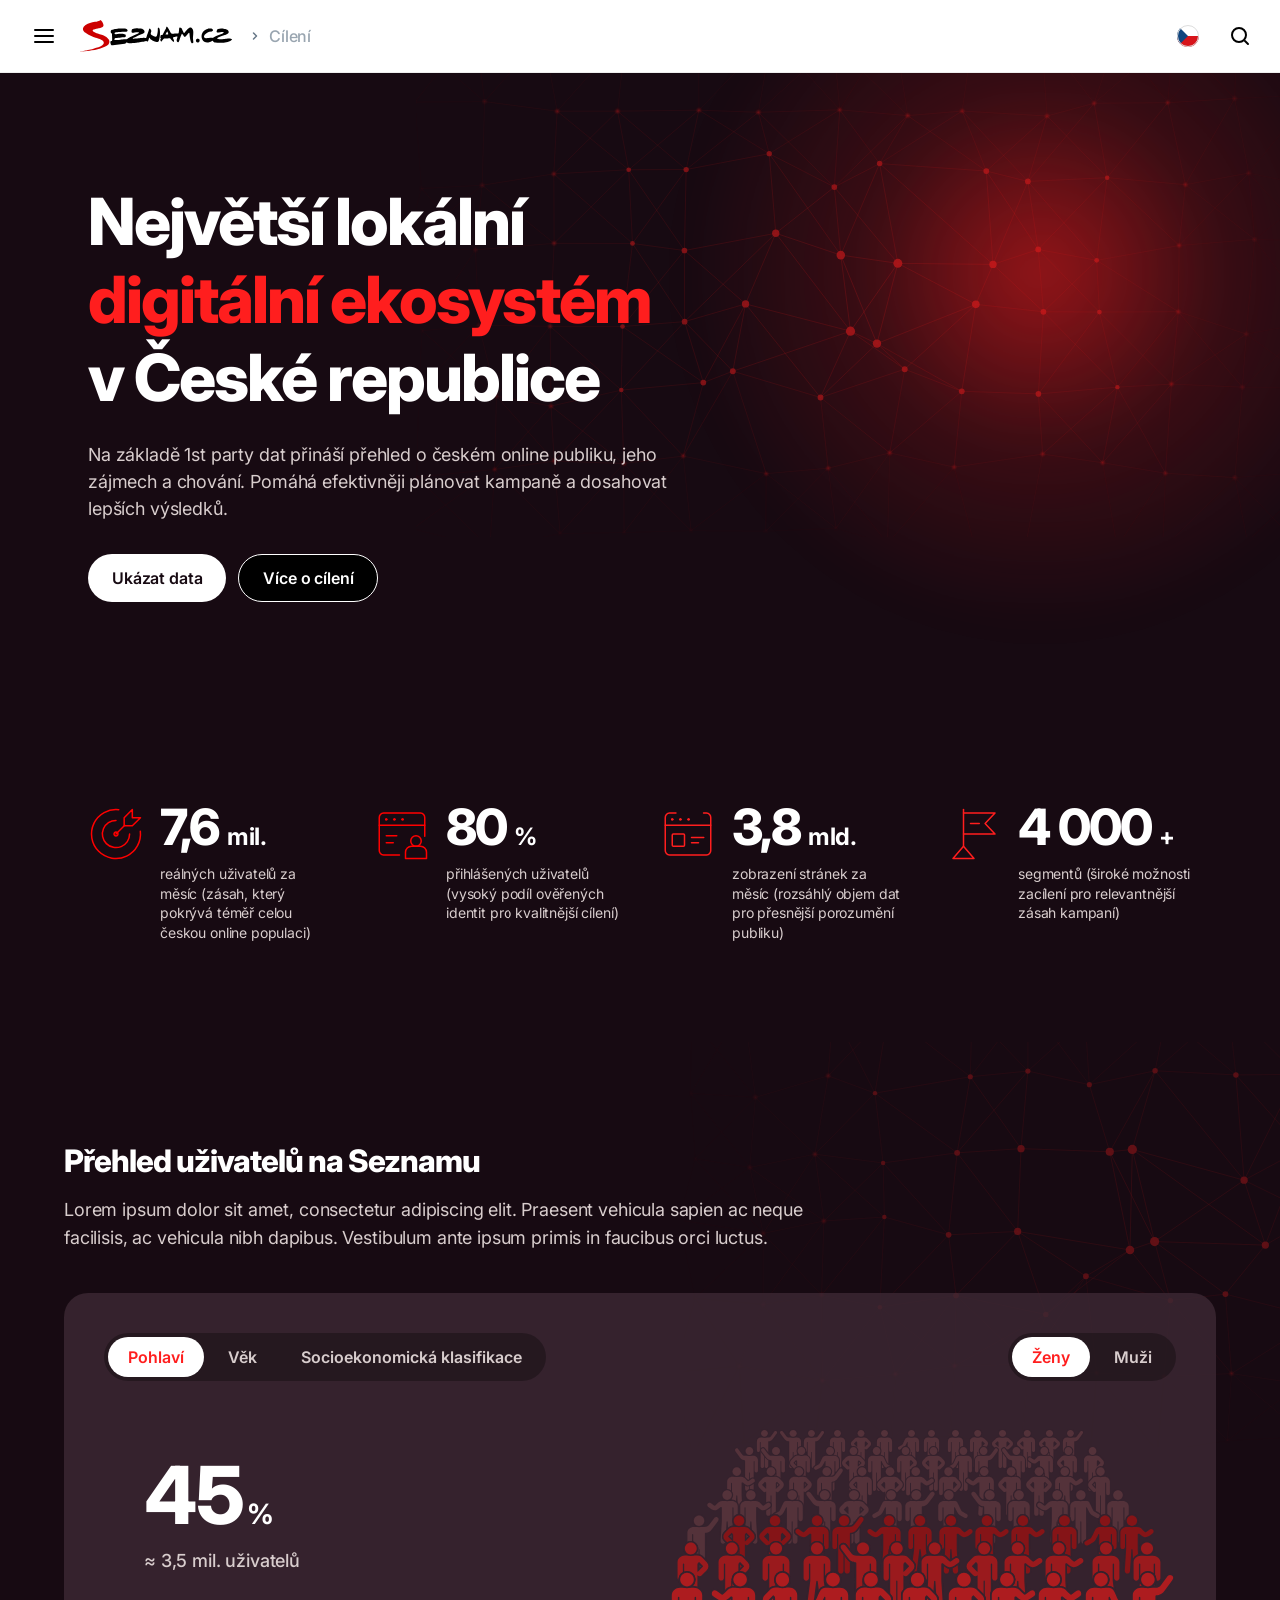
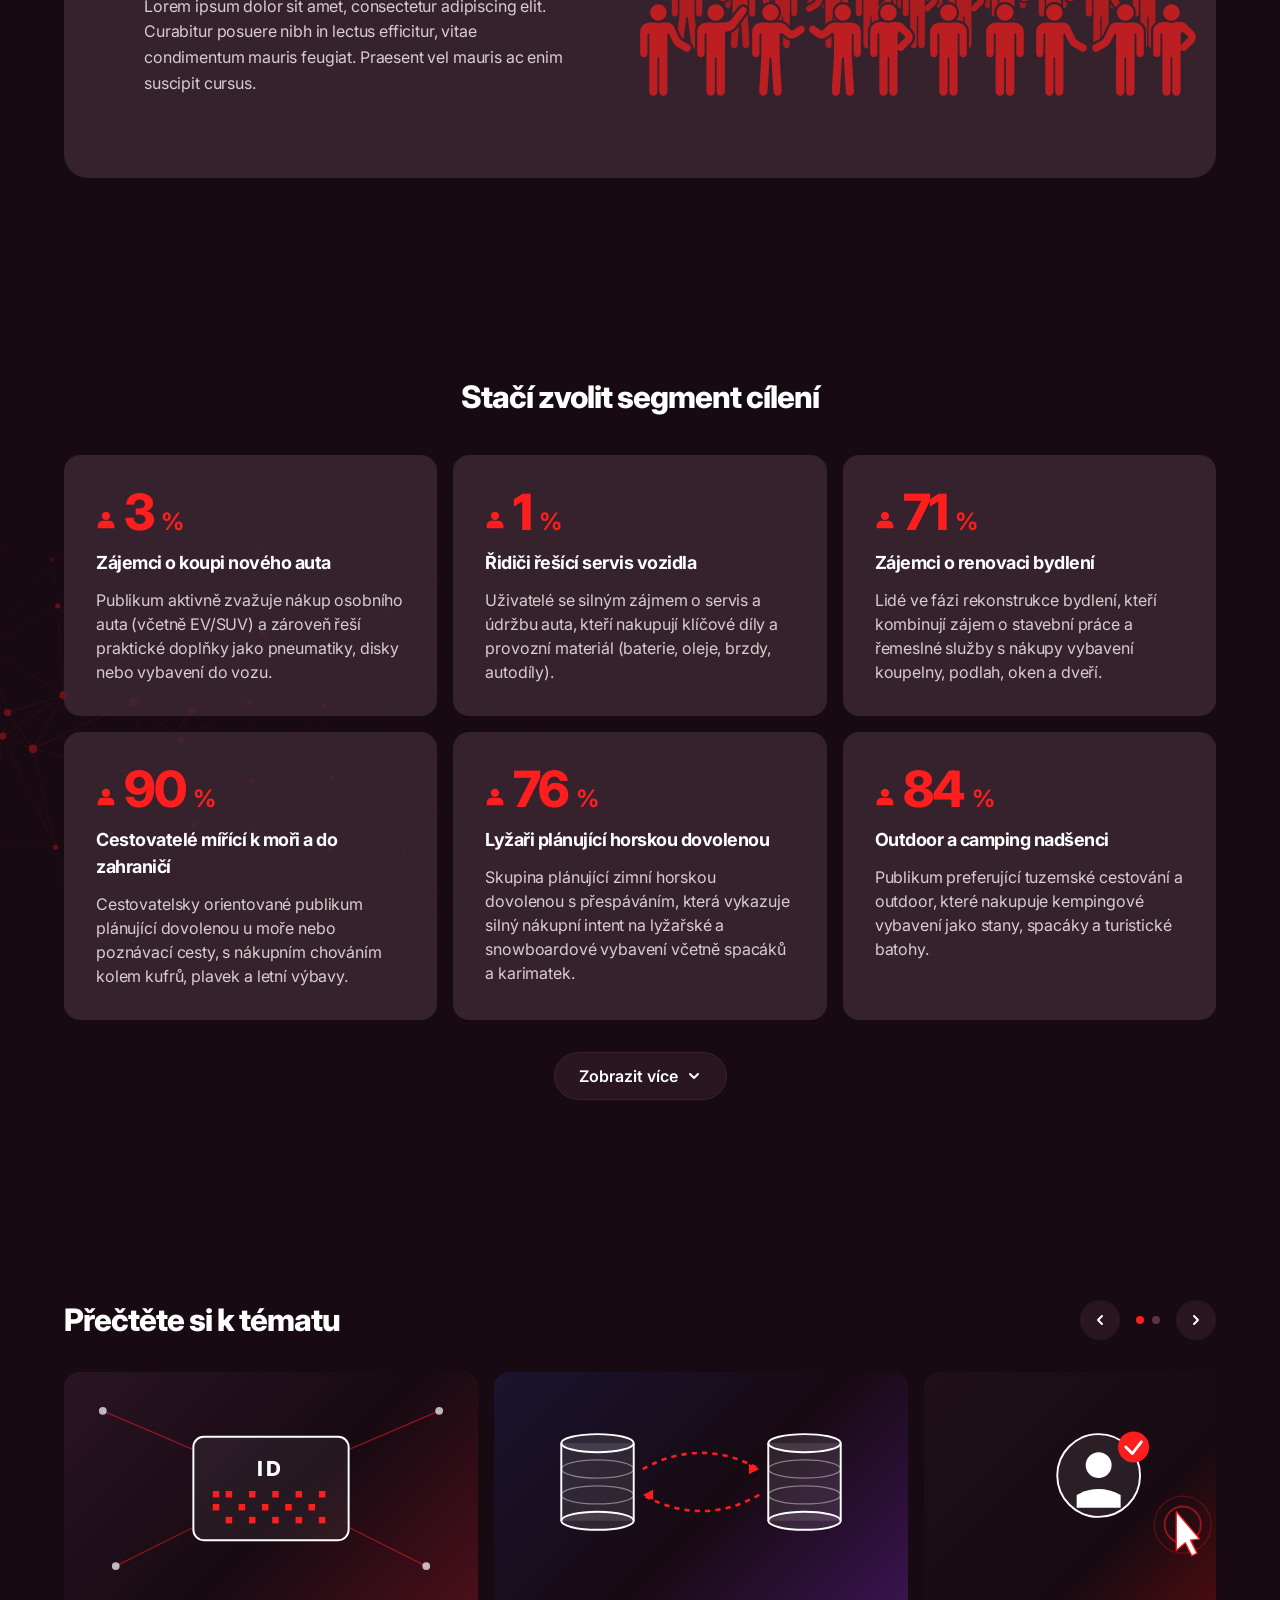
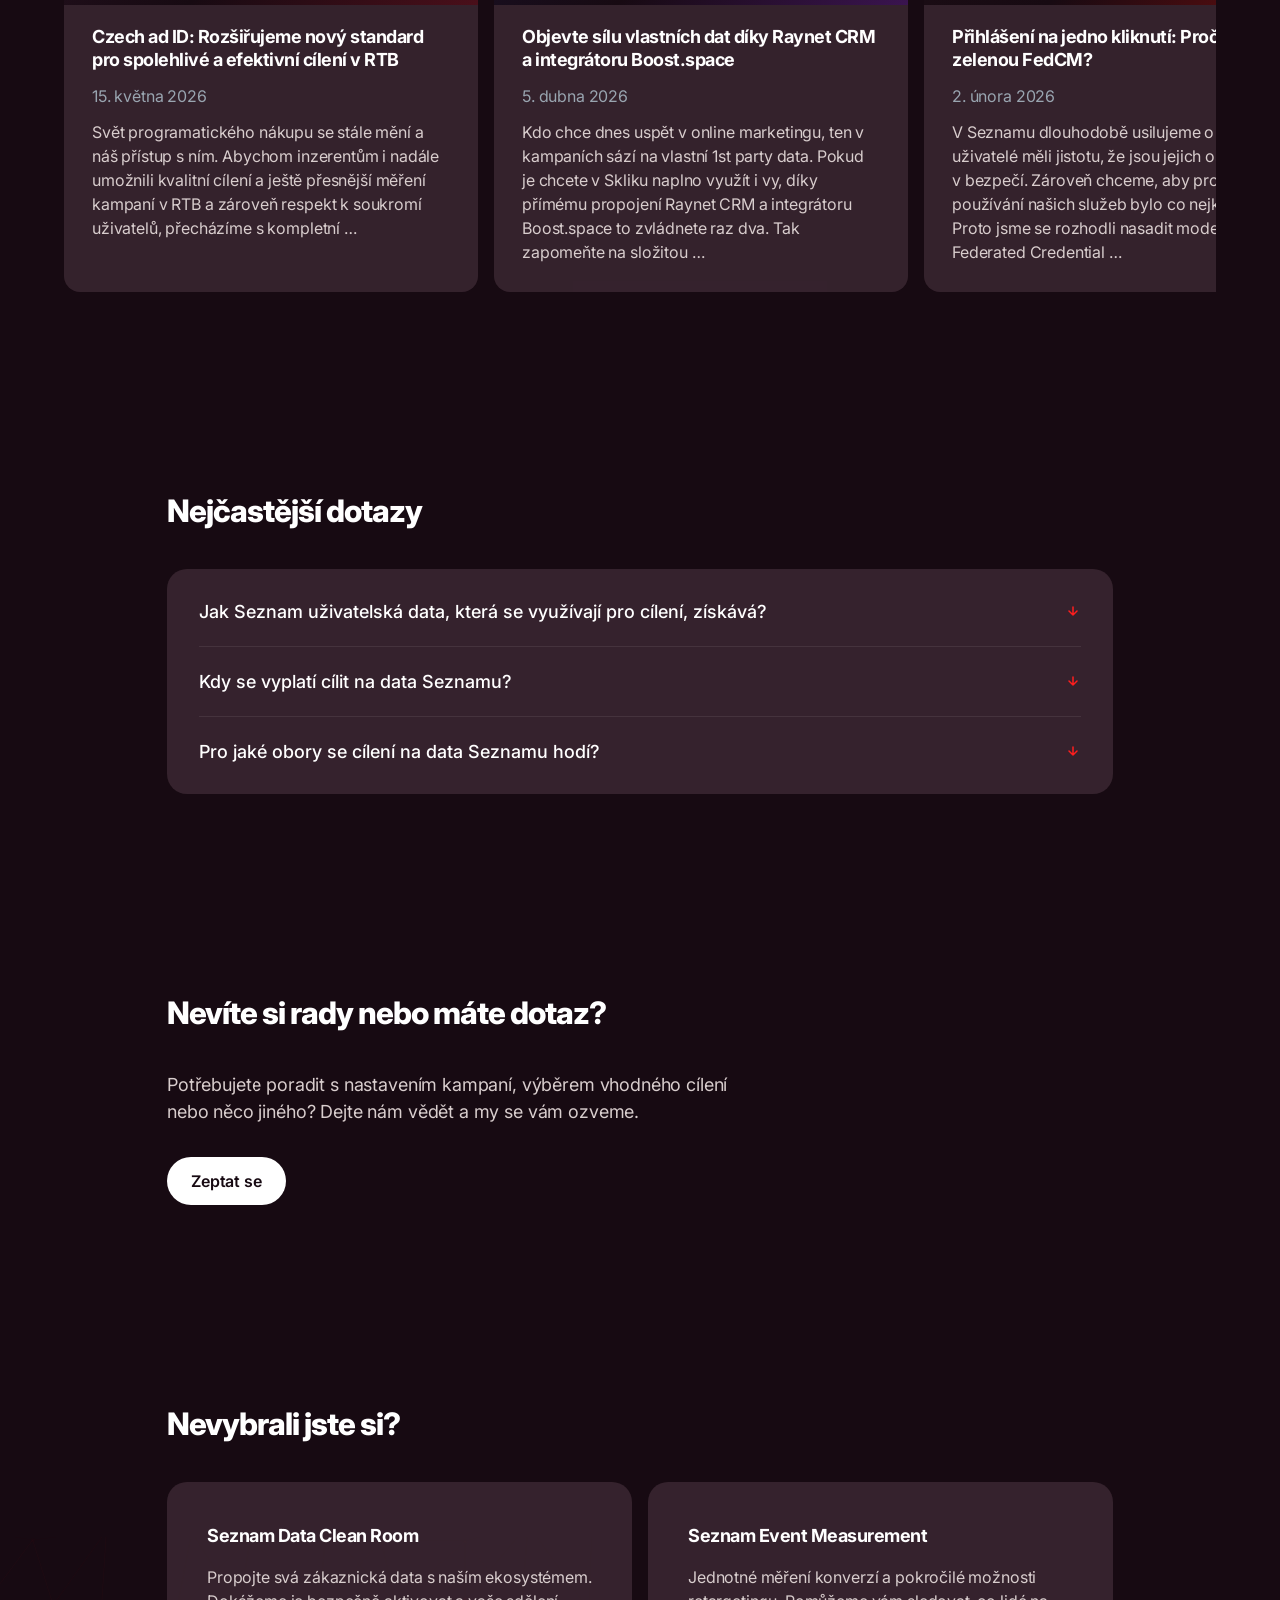
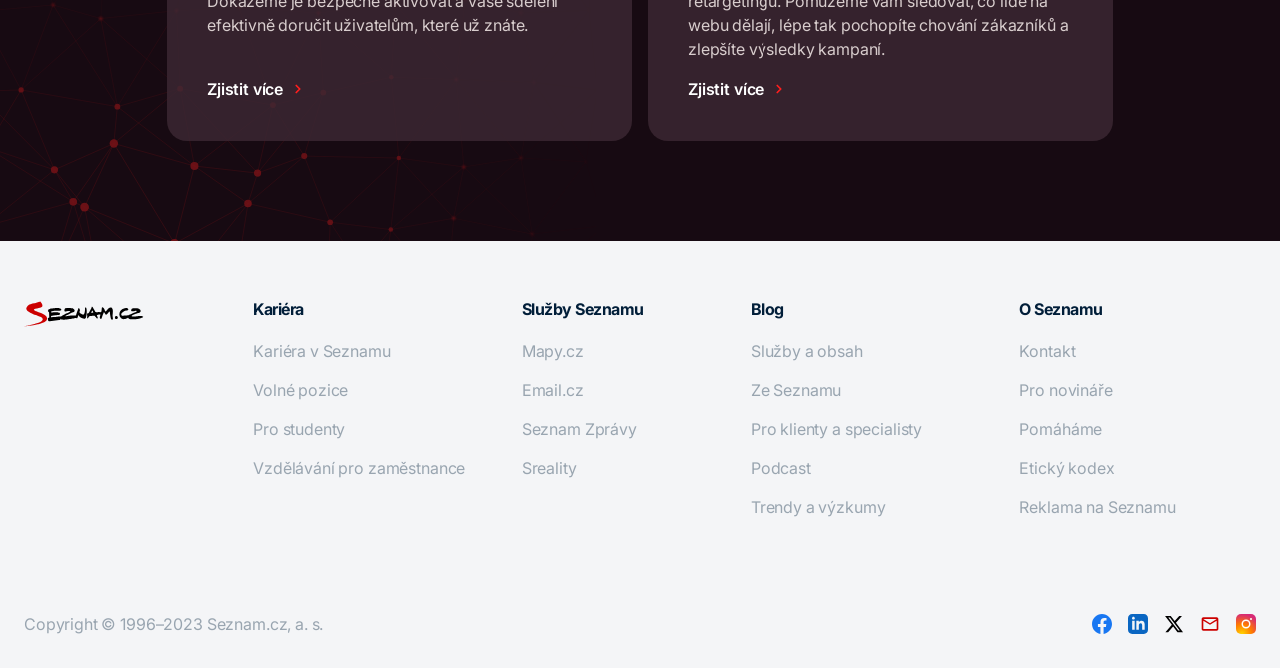
<file: index.html>
<!DOCTYPE html>
<html lang="cs">
<head>
    <meta charset="UTF-8">
    <meta name="viewport" content="width=device-width, initial-scale=1.0">
    <title>Seznam Cílení – Největší lokální digitální ekosystém v ČR</title>
    <link rel="preconnect" href="https://fonts.googleapis.com">
    <link rel="preconnect" href="https://fonts.gstatic.com" crossorigin>
    <link href="https://fonts.googleapis.com/css2?family=Inter:wght@400;500;600;700;800;900&amp;display=swap" rel="stylesheet">
    <link rel="stylesheet" href="styles.css">
    <script src="https://mcp.figma.com/mcp/html-to-design/capture.js" async></script>
</head>
<body>

<header class="site-header">
    <div class="header-inner">
        <div class="header-left">
            <button class="hamburger" aria-label="Menu">
                <svg width="24" height="24" viewBox="0 0 24 24" fill="none">
                    <path d="M3 6h18M3 12h18M3 18h18" stroke="currentColor" stroke-width="2" stroke-linecap="round"/>
                </svg>
            </button>
            <a href="#" class="logo" aria-label="Seznam.cz">
                <img src="logo-seznam.svg" alt="Seznam.cz" width="153" height="32">
            </a>
            <div class="breadcrumb">
                <svg width="12" height="12" viewBox="0 0 12 12" fill="none">
                    <path d="M4.5 3l3 3-3 3" stroke="#677888" stroke-width="1.5" stroke-linecap="round" stroke-linejoin="round"/>
                </svg>
                <span>Cílení</span>
            </div>
        </div>
        <div class="header-right">
            <span class="flag" aria-label="Čeština">
                <svg width="24" height="24" viewBox="0 0 24 24" xmlns="http://www.w3.org/2000/svg">
                    <defs>
                        <clipPath id="flagClip"><circle cx="12" cy="12" r="11"/></clipPath>
                    </defs>
                    <g clip-path="url(#flagClip)">
                        <rect width="24" height="12" fill="#fff"/>
                        <rect y="12" width="24" height="12" fill="#D7141A"/>
                        <path d="M0 0l12 12L0 24z" fill="#11457E"/>
                    </g>
                    <circle cx="12" cy="12" r="10.5" fill="none" stroke="#ddd"/>
                </svg>
            </span>
            <button class="icon-btn" aria-label="Hledat">
                <svg width="24" height="24" viewBox="0 0 24 24" fill="none">
                    <circle cx="11" cy="11" r="7" stroke="currentColor" stroke-width="2"/>
                    <path d="M20 20l-3-3" stroke="currentColor" stroke-width="2" stroke-linecap="round"/>
                </svg>
            </button>
        </div>
    </div>
</header>

<main>

    <!-- HERO + NUMBERS BG -->
    <section class="hero-block animate-section">
        <div class="hero-bg">
            <div class="hero-glow"></div>
            <svg class="net-anim net-anim-hero" viewBox="0 0 1114 627" preserveAspectRatio="xMidYMid slice" aria-hidden="true"></svg>
        </div>
        <div class="container">
            <div class="hero">
                <h1 class="hero-title">
                    Největší lokální<br>
                    <span class="hero-title-accent">digitální ekosystém</span><br>
                    v České republice
                </h1>
                <p class="hero-text">Na základě 1st party dat přináší přehled o českém online publiku, jeho zájmech a chování. Pomáhá efektivněji plánovat kampaně a dosahovat lepších výsledků.</p>
                <div class="hero-cta">
                    <a href="#charts" class="btn btn-primary">Ukázat data</a>
                    <a href="#" class="btn btn-outline">Více o cílení</a>
                </div>
            </div>

            <section class="numbers animate-section" id="numbers">
                <div class="number-card">
                    <div class="number-icon">
                        <img src="7mil.svg" alt="" width="56" height="56">
                    </div>
                    <div class="number-content">
                        <div class="number-value">
                            <span class="counter" data-target="7.6" data-decimals="1" data-format="cs">0</span>
                            <span class="number-suffix">mil.</span>
                        </div>
                        <p class="number-label">reálných uživatelů za měsíc (zásah, který pokrývá téměř celou českou online populaci)</p>
                    </div>
                </div>

                <div class="number-card">
                    <div class="number-icon">
                        <img src="80proc.svg" alt="" width="56" height="56">
                    </div>
                    <div class="number-content">
                        <div class="number-value">
                            <span class="counter" data-target="80" data-decimals="0">0</span>
                            <span class="number-suffix">%</span>
                        </div>
                        <p class="number-label">přihlášených uživatelů (vysoký podíl ověřených identit pro kvalitnější cílení)</p>
                    </div>
                </div>

                <div class="number-card">
                    <div class="number-icon">
                        <img src="3bil.svg" alt="" width="56" height="56">
                    </div>
                    <div class="number-content">
                        <div class="number-value">
                            <span class="counter" data-target="3.8" data-decimals="1" data-format="cs">0</span>
                            <span class="number-suffix">mld.</span>
                        </div>
                        <p class="number-label">zobrazení stránek za měsíc (rozsáhlý objem dat pro přesnější porozumění publiku)</p>
                    </div>
                </div>

                <div class="number-card">
                    <div class="number-icon">
                        <img src="4000.svg" alt="" width="56" height="56">
                    </div>
                    <div class="number-content">
                        <div class="number-value">
                            <span class="counter" data-target="4000" data-decimals="0" data-format="space">0</span>
                            <span class="number-suffix">+</span>
                        </div>
                        <p class="number-label">segmentů (široké možnosti zacílení pro relevantnější zásah kampaní)</p>
                    </div>
                </div>
            </section>
        </div>
    </section>

    <!-- GRAFY -->
    <section class="charts-section animate-section" id="charts">
        <div class="charts-bg">
            <svg class="net-anim net-anim-charts" viewBox="0 0 1114 627" preserveAspectRatio="xMidYMid slice" aria-hidden="true"></svg>
        </div>
        <div class="container">
            <h2 class="section-title">Přehled uživatelů na Seznamu</h2>
            <p class="section-intro"><!-- TODO: doplnit text -->Lorem ipsum dolor sit amet, consectetur adipiscing elit. Praesent vehicula sapien ac neque facilisis, ac vehicula nibh dapibus. Vestibulum ante ipsum primis in faucibus orci luctus.</p>
            <div class="users-chart">
                <div class="users-chart-tabs-row">
                    <div class="users-chart-tabs" role="tablist">
                        <button class="users-chart-tab active" data-filter="pohlavi" role="tab" aria-selected="true">Pohlaví</button>
                        <button class="users-chart-tab" data-filter="vek" role="tab" aria-selected="false">Věk</button>
                        <button class="users-chart-tab" data-filter="socio" role="tab" aria-selected="false">Socioekonomická klasifikace</button>
                    </div>
                    <div class="users-chart-subtabs" id="usersChartSubtabs" role="tablist"></div>
                </div>
                <div class="users-chart-body">
                    <div class="users-chart-left">
                        <div class="users-chart-display" id="usersChartDisplay"></div>
                        <div class="users-chart-abs" id="usersChartAbs"></div>
                        <p class="users-chart-text"><!-- TODO: doplnit text -->Lorem ipsum dolor sit amet, consectetur adipiscing elit. Curabitur posuere nibh in lectus efficitur, vitae condimentum mauris feugiat. Praesent vel mauris ac enim suscipit cursus.</p>
                    </div>
                    <div class="users-chart-right">
                        <div class="users-chart-people" id="usersChartPeople" aria-hidden="true"></div>
                    </div>
                </div>
            </div>
        </div>
    </section>

    <!-- TILES -->
    <section class="tiles-section animate-section">
        <div class="tiles-bg">
            <svg class="net-anim net-anim-tiles" viewBox="0 0 1114 627" preserveAspectRatio="xMidYMid slice" aria-hidden="true"></svg>
        </div>
        <div class="container">
            <h2 class="section-title section-title-center">Stačí zvolit segment cílení</h2>
            <div class="tiles-grid">
                <a href="#" class="tile">
                    <span class="tile-badge"></span>
                    <h4 class="tile-title">Zájemci o koupi nového auta</h4>
                    <p class="tile-text">Publikum aktivně zvažuje nákup osobního auta (včetně EV/SUV) a zároveň řeší praktické doplňky jako pneumatiky, disky nebo vybavení do vozu.</p>
                </a>
                <a href="#" class="tile">
                    <span class="tile-badge"></span>
                    <h4 class="tile-title">Řidiči řešící servis vozidla</h4>
                    <p class="tile-text">Uživatelé se silným zájmem o servis a údržbu auta, kteří nakupují klíčové díly a provozní materiál (baterie, oleje, brzdy, autodíly).</p>
                </a>
                <a href="#" class="tile">
                    <span class="tile-badge"></span>
                    <h4 class="tile-title">Zájemci o renovaci bydlení</h4>
                    <p class="tile-text">Lidé ve fázi rekonstrukce bydlení, kteří kombinují zájem o stavební práce a řemeslné služby s nákupy vybavení koupelny, podlah, oken a dveří.</p>
                </a>
                <a href="#" class="tile">
                    <span class="tile-badge"></span>
                    <h4 class="tile-title">Cestovatelé mířící k moři a do zahraničí</h4>
                    <p class="tile-text">Cestovatelsky orientované publikum plánující dovolenou u moře nebo poznávací cesty, s nákupním chováním kolem kufrů, plavek a letní výbavy.</p>
                </a>
                <a href="#" class="tile">
                    <span class="tile-badge"></span>
                    <h4 class="tile-title">Lyžaři plánující horskou dovolenou</h4>
                    <p class="tile-text">Skupina plánující zimní horskou dovolenou s přespáváním, která vykazuje silný nákupní intent na lyžařské a snowboardové vybavení včetně spacáků a karimatek.</p>
                </a>
                <a href="#" class="tile">
                    <span class="tile-badge"></span>
                    <h4 class="tile-title">Outdoor a camping nadšenci</h4>
                    <p class="tile-text">Publikum preferující tuzemské cestování a outdoor, které nakupuje kempingové vybavení jako stany, spacáky a turistické batohy.</p>
                </a>
            </div>
            <div class="tiles-cta">
                <button class="btn btn-secondary">
                    Zobrazit více
                    <svg width="16" height="16" viewBox="0 0 16 16" fill="none">
                        <path d="M4 6l4 4 4-4" stroke="currentColor" stroke-width="2" stroke-linecap="round" stroke-linejoin="round"/>
                    </svg>
                </button>
            </div>
        </div>
    </section>

    <!-- BLOG CAROUSEL -->
    <section class="blog-section animate-section">
        <div class="container">
            <div class="blog-header">
                <h2 class="section-title">Přečtěte si k tématu</h2>
                <div class="carousel-controls">
                    <button class="carousel-btn" id="blogPrev" aria-label="Předchozí">
                        <svg width="16" height="16" viewBox="0 0 16 16" fill="none">
                            <path d="M10 4l-4 4 4 4" stroke="currentColor" stroke-width="2" stroke-linecap="round" stroke-linejoin="round"/>
                        </svg>
                    </button>
                    <div class="carousel-dots" id="blogDots"></div>
                    <button class="carousel-btn" id="blogNext" aria-label="Další">
                        <svg width="16" height="16" viewBox="0 0 16 16" fill="none">
                            <path d="M6 4l4 4-4 4" stroke="currentColor" stroke-width="2" stroke-linecap="round" stroke-linejoin="round"/>
                        </svg>
                    </button>
                </div>
            </div>
            <div class="carousel" id="blogCarousel">
                <div class="carousel-track">
                    <article class="blog-card">
                        <div class="blog-image" aria-hidden="true">
                            <svg viewBox="0 0 320 180" preserveAspectRatio="xMidYMid slice" xmlns="http://www.w3.org/2000/svg">
                                <g stroke="#FF1E1E" stroke-width="1" opacity="0.5" fill="none">
                                    <path d="M30 30 L100 60"/><path d="M40 150 L100 120"/>
                                    <path d="M290 30 L220 60"/><path d="M280 150 L220 120"/>
                                </g>
                                <g fill="#fff" opacity="0.7">
                                    <circle cx="30" cy="30" r="3"/><circle cx="40" cy="150" r="3"/>
                                    <circle cx="290" cy="30" r="3"/><circle cx="280" cy="150" r="3"/>
                                </g>
                                <rect x="100" y="50" width="120" height="80" rx="8" fill="rgba(255,255,255,0.06)" stroke="#fff" stroke-width="1.5"/>
                                <text x="160" y="80" text-anchor="middle" font-family="Inter, sans-serif" font-size="16" font-weight="800" fill="#fff" letter-spacing="3">ID</text>
                                <g fill="#FF1E1E">
                                    <rect x="115" y="92" width="5" height="5"/><rect x="125" y="92" width="5" height="5"/><rect x="143" y="92" width="5" height="5"/><rect x="161" y="92" width="5" height="5"/><rect x="179" y="92" width="5" height="5"/><rect x="197" y="92" width="5" height="5"/>
                                    <rect x="115" y="102" width="5" height="5"/><rect x="135" y="102" width="5" height="5"/><rect x="153" y="102" width="5" height="5"/><rect x="171" y="102" width="5" height="5"/><rect x="189" y="102" width="5" height="5"/>
                                    <rect x="125" y="112" width="5" height="5"/><rect x="143" y="112" width="5" height="5"/><rect x="161" y="112" width="5" height="5"/><rect x="179" y="112" width="5" height="5"/><rect x="197" y="112" width="5" height="5"/>
                                </g>
                            </svg>
                        </div>
                        <h4 class="blog-title">Czech ad ID: Rozšiřujeme nový standard pro spolehlivé a efektivní cílení v RTB</h4>
                        <div class="blog-date">15. května 2026</div>
                        <p class="blog-text">Svět programatického nákupu se stále mění a náš přístup s ním. Abychom inzerentům i nadále umožnili kvalitní cílení a ještě přesnější měření kampaní v RTB a zároveň respekt k soukromí uživatelů, přecházíme s kompletní …</p>
                    </article>
                    <article class="blog-card">
                        <div class="blog-image" aria-hidden="true">
                            <svg viewBox="0 0 320 180" preserveAspectRatio="xMidYMid slice" xmlns="http://www.w3.org/2000/svg">
                                <g stroke="#fff" stroke-width="1.5">
                                    <ellipse cx="80" cy="55" rx="28" ry="7" fill="rgba(255,255,255,0.1)"/>
                                    <rect x="52" y="55" width="56" height="60" fill="rgba(255,255,255,0.1)" stroke="none"/>
                                    <line x1="52" y1="55" x2="52" y2="115"/>
                                    <line x1="108" y1="55" x2="108" y2="115"/>
                                    <ellipse cx="80" cy="115" rx="28" ry="7" fill="rgba(255,255,255,0.1)"/>
                                </g>
                                <g stroke="#fff" stroke-width="1" opacity="0.4" fill="none">
                                    <ellipse cx="80" cy="75" rx="28" ry="7"/>
                                    <ellipse cx="80" cy="95" rx="28" ry="7"/>
                                </g>
                                <g stroke="#fff" stroke-width="1.5">
                                    <ellipse cx="240" cy="55" rx="28" ry="7" fill="rgba(255,255,255,0.1)"/>
                                    <rect x="212" y="55" width="56" height="60" fill="rgba(255,255,255,0.1)" stroke="none"/>
                                    <line x1="212" y1="55" x2="212" y2="115"/>
                                    <line x1="268" y1="55" x2="268" y2="115"/>
                                    <ellipse cx="240" cy="115" rx="28" ry="7" fill="rgba(255,255,255,0.1)"/>
                                </g>
                                <g stroke="#fff" stroke-width="1" opacity="0.4" fill="none">
                                    <ellipse cx="240" cy="75" rx="28" ry="7"/>
                                    <ellipse cx="240" cy="95" rx="28" ry="7"/>
                                </g>
                                <g stroke="#FF1E1E" stroke-width="2" fill="none">
                                    <path d="M115 75 Q160 50 205 75" stroke-dasharray="4 4"/>
                                    <path d="M205 95 Q160 120 115 95" stroke-dasharray="4 4"/>
                                </g>
                                <polygon points="205,75 197,71 197,79" fill="#FF1E1E"/>
                                <polygon points="115,95 123,91 123,99" fill="#FF1E1E"/>
                            </svg>
                        </div>
                        <h4 class="blog-title">Objevte sílu vlastních dat díky Raynet CRM a integrátoru Boost.space</h4>
                        <div class="blog-date">5. dubna 2026</div>
                        <p class="blog-text">Kdo chce dnes uspět v online marketingu, ten v kampaních sází na vlastní 1st party data. Pokud je chcete v Skliku naplno využít i vy, díky přímému propojení Raynet CRM a integrátoru Boost.space to zvládnete raz dva. Tak zapomeňte na složitou …</p>
                    </article>
                    <article class="blog-card">
                        <div class="blog-image" aria-hidden="true">
                            <svg viewBox="0 0 320 180" preserveAspectRatio="xMidYMid slice" xmlns="http://www.w3.org/2000/svg">
                                <circle cx="135" cy="80" r="32" fill="rgba(255,255,255,0.08)" stroke="#fff" stroke-width="1.5"/>
                                <circle cx="135" cy="72" r="10" fill="#fff"/>
                                <path d="M118 95 Q135 86 152 95 L152 105 L118 105 Z" fill="#fff"/>
                                <circle cx="162" cy="58" r="12" fill="#FF1E1E"/>
                                <path d="M156 58 L161 63 L168 54" stroke="#fff" stroke-width="2.2" fill="none" stroke-linecap="round" stroke-linejoin="round"/>
                                <circle cx="200" cy="118" r="22" fill="none" stroke="#FF1E1E" stroke-width="1" opacity="0.25"/>
                                <circle cx="200" cy="118" r="14" fill="none" stroke="#FF1E1E" stroke-width="1.5" opacity="0.5"/>
                                <path d="M195 108 L195 138 L202 132 L207 142 L211 140 L206 130 L213 129 Z" fill="#fff" stroke="#FF1E1E" stroke-width="1" stroke-linejoin="round"/>
                            </svg>
                        </div>
                        <h4 class="blog-title">Přihlášení na jedno kliknutí: Proč jsme dali zelenou FedCM?</h4>
                        <div class="blog-date">2. února 2026</div>
                        <p class="blog-text">V Seznamu dlouhodobě usilujeme o to, aby naši uživatelé měli jistotu, že jsou jejich osobní údaje v bezpečí. Zároveň chceme, aby pro ně používání našich služeb bylo co nejkomfortnější. Proto jsme se rozhodli nasadit moderní řešení Federated Credential …</p>
                    </article>
                    <article class="blog-card">
                        <div class="blog-image" aria-hidden="true">
                            <svg viewBox="0 0 320 180" preserveAspectRatio="xMidYMid slice" xmlns="http://www.w3.org/2000/svg">
                                <g fill="#fff" opacity="0.4">
                                    <circle cx="50" cy="50" r="3"/><circle cx="70" cy="140" r="3"/>
                                    <circle cx="250" cy="150" r="3"/><circle cx="280" cy="60" r="3"/>
                                    <circle cx="35" cy="100" r="3"/><circle cx="285" cy="120" r="3"/>
                                </g>
                                <circle cx="160" cy="90" r="58" fill="none" stroke="#fff" stroke-width="1" opacity="0.3"/>
                                <circle cx="160" cy="90" r="42" fill="none" stroke="#fff" stroke-width="1" opacity="0.5"/>
                                <circle cx="160" cy="90" r="26" fill="none" stroke="#fff" stroke-width="1.5"/>
                                <circle cx="160" cy="90" r="11" fill="#FF1E1E"/>
                                <g transform="translate(160 90) rotate(-40)">
                                    <line x1="0" y1="0" x2="60" y2="0" stroke="#fff" stroke-width="2.5" stroke-linecap="round"/>
                                    <polygon points="0,0 10,-5 10,5" fill="#fff"/>
                                    <polygon points="60,-6 68,-6 64,0 68,6 60,6" fill="#FF1E1E"/>
                                </g>
                            </svg>
                        </div>
                        <h4 class="blog-title">Nové možnosti cílení v Skliku: Více dat, lepší výsledky</h4>
                        <div class="blog-date">10. ledna 2026</div>
                        <p class="blog-text">Sklik posiluje nabídku cílení o nové segmenty postavené na 1st party datech celého ekosystému Seznam. Inzerenti tak získají nástroj pro přesnější oslovování uživatelů s vyšší pravděpodobností konverze a kvalitnějšími daty …</p>
                    </article>
                    <article class="blog-card">
                        <div class="blog-image" aria-hidden="true">
                            <svg viewBox="0 0 320 180" preserveAspectRatio="xMidYMid slice" xmlns="http://www.w3.org/2000/svg">
                                <text x="20" y="32" font-family="Inter, sans-serif" font-size="11" font-weight="700" fill="#FF1E1E" letter-spacing="2.5">TRENDY 2026</text>
                                <polygon points="20,150 60,140 100,128 140,115 180,95 220,68 260,42 290,28 290,160 20,160" fill="#FF1E1E" opacity="0.18"/>
                                <polyline points="20,150 60,140 100,128 140,115 180,95 220,68 260,42 290,28" fill="none" stroke="#FF1E1E" stroke-width="2.5" stroke-linecap="round" stroke-linejoin="round"/>
                                <polygon points="282,32 290,18 298,32" fill="#FF1E1E"/>
                                <g fill="#fff">
                                    <circle cx="100" cy="128" r="3.5"/>
                                    <circle cx="180" cy="95" r="3.5"/>
                                    <circle cx="260" cy="42" r="3.5"/>
                                </g>
                            </svg>
                        </div>
                        <h4 class="blog-title">Trendy v digitálním marketingu pro rok 2026</h4>
                        <div class="blog-date">20. prosince 2025</div>
                        <p class="blog-text">Co bude hýbat online světem v nadcházejícím roce? AI v reklamě, růst videoobsahu, důraz na ochranu soukromí a vlastní data. Připravili jsme přehled nejdůležitějších trendů, které byste měli sledovat …</p>
                    </article>
                    <article class="blog-card">
                        <div class="blog-image" aria-hidden="true">
                            <svg viewBox="0 0 320 180" preserveAspectRatio="xMidYMid slice" xmlns="http://www.w3.org/2000/svg">
                                <rect x="40" y="120" width="36" height="40" rx="3" fill="rgba(255,255,255,0.18)"/>
                                <rect x="86" y="95" width="36" height="65" rx="3" fill="rgba(255,255,255,0.32)"/>
                                <rect x="132" y="55" width="36" height="105" rx="3" fill="#FF1E1E"/>
                                <line x1="150" y1="45" x2="150" y2="22" stroke="#fff" stroke-width="2.5" stroke-linecap="round"/>
                                <polygon points="142,28 150,14 158,28" fill="#fff"/>
                                <text x="190" y="118" font-family="Inter, sans-serif" font-size="42" font-weight="800" fill="#fff" letter-spacing="-2">+40%</text>
                            </svg>
                        </div>
                        <h4 class="blog-title">Případová studie: Jak značka XY zvýšila konverze o 40 %</h4>
                        <div class="blog-date">15. listopadu 2025</div>
                        <p class="blog-text">Podívejte se, jak chytré využití cílení podle nákupního chování pomohlo retailové značce výrazně zvednout výkon kampaně. Sledování chování uživatelů a relevantní obsah jsou klíč k úspěchu …</p>
                    </article>
                </div>
            </div>
        </div>
    </section>

    <!-- FAQ -->
    <section class="faq-section animate-section">
        <div class="container container-narrow">
            <h2 class="section-title">Nejčastější dotazy</h2>
            <div class="faq-list">
                <div class="faq-item">
                    <button class="faq-toggle" aria-expanded="false">
                        <span>Jak Seznam uživatelská data, která se využívají pro cílení, získává?</span>
                        <svg class="faq-icon" width="16" height="16" viewBox="0 0 16 16" fill="none">
                            <path d="M8 4v8M4 8l4 4 4-4" stroke="#FF1E1E" stroke-width="1.5" stroke-linecap="round" stroke-linejoin="round"/>
                        </svg>
                    </button>
                    <div class="faq-content">
                        <p>Data získáváme z přihlášených účtů našich služeb (Email.cz, Seznam Zprávy, Mapy.cz, Sreality a další). Vše probíhá v souladu s GDPR a uživatelé mají plnou kontrolu nad svými preferencemi.</p>
                    </div>
                </div>
                <div class="faq-item">
                    <button class="faq-toggle" aria-expanded="false">
                        <span>Kdy se vyplatí cílit na data Seznamu?</span>
                        <svg class="faq-icon" width="16" height="16" viewBox="0 0 16 16" fill="none">
                            <path d="M8 4v8M4 8l4 4 4-4" stroke="#FF1E1E" stroke-width="1.5" stroke-linecap="round" stroke-linejoin="round"/>
                        </svg>
                    </button>
                    <div class="faq-content">
                        <p>Pokud chcete oslovit českou online populaci s vysokou přesností, využít 1st party data a maximalizovat výkon kampaní napříč celým ekosystémem.</p>
                    </div>
                </div>
                <div class="faq-item">
                    <button class="faq-toggle" aria-expanded="false">
                        <span>Pro jaké obory se cílení na data Seznamu hodí?</span>
                        <svg class="faq-icon" width="16" height="16" viewBox="0 0 16 16" fill="none">
                            <path d="M8 4v8M4 8l4 4 4-4" stroke="#FF1E1E" stroke-width="1.5" stroke-linecap="round" stroke-linejoin="round"/>
                        </svg>
                    </button>
                    <div class="faq-content">
                        <p>Prakticky pro všechny obory – e-commerce, finance, automotive, FMCG, cestování i B2B. Díky širokému zásahu a hlubokým datům najdeme vhodné publikum pro téměř jakoukoli kampaň.</p>
                    </div>
                </div>
            </div>
        </div>
    </section>

    <!-- TEXT BLOCK -->
    <section class="text-block-section animate-section">
        <div class="container container-narrow">
            <h2 class="section-title">Nevíte si rady nebo máte dotaz?</h2>
            <p class="text-block-text">Potřebujete poradit s nastavením kampaní, výběrem vhodného cílení nebo něco jiného? Dejte nám vědět a my se vám ozveme.</p>
            <a href="#" class="btn btn-primary">Zeptat se</a>
        </div>
    </section>

    <!-- ROZCESTNIK TILES -->
    <section class="rozcestnik-section animate-section">
        <div class="rozcestnik-bg">
            <svg class="net-anim net-anim-rozcestnik" viewBox="0 0 1114 627" preserveAspectRatio="xMidYMid slice" aria-hidden="true"></svg>
        </div>
        <div class="container container-narrow">
            <h2 class="section-title">Nevybrali jste si?</h2>
            <div class="rozcestnik-grid">
                <article class="rozcestnik-tile">
                    <h4 class="rozcestnik-title">Seznam Data Clean Room</h4>
                    <p class="rozcestnik-text">Propojte svá zákaznická data s naším ekosystémem. Dokážeme je bezpečně aktivovat a vaše sdělení efektivně doručit uživatelům, které už znáte.</p>
                    <a href="#" class="rozcestnik-link">Zjistit více
                        <svg width="14" height="14" viewBox="0 0 16 16" fill="none">
                            <path d="M6 4l4 4-4 4" stroke="#FF1E1E" stroke-width="2" stroke-linecap="round" stroke-linejoin="round"/>
                        </svg>
                    </a>
                </article>
                <article class="rozcestnik-tile">
                    <h4 class="rozcestnik-title">Seznam Event Measurement</h4>
                    <p class="rozcestnik-text">Jednotné měření konverzí a pokročilé možnosti retargetingu. Pomůžeme vám sledovat, co lidé na webu dělají, lépe tak pochopíte chování zákazníků a zlepšíte výsledky kampaní.</p>
                    <a href="#" class="rozcestnik-link">Zjistit více
                        <svg width="14" height="14" viewBox="0 0 16 16" fill="none">
                            <path d="M6 4l4 4-4 4" stroke="#FF1E1E" stroke-width="2" stroke-linecap="round" stroke-linejoin="round"/>
                        </svg>
                    </a>
                </article>
            </div>
        </div>
    </section>

</main>

<footer class="site-footer">
    <div class="footer-inner">
        <div class="footer-grid">
            <div class="footer-logo-col">
                <a href="#" class="logo logo-footer" aria-label="Seznam.cz">
                    <img src="logo-seznam.svg" alt="Seznam.cz" width="120" height="26">
                </a>
            </div>
            <div class="footer-col">
                <h5 class="footer-heading"><a href="#">Kariéra</a></h5>
                <ul>
                    <li><a href="#">Kariéra v Seznamu</a></li>
                    <li><a href="#">Volné pozice</a></li>
                    <li><a href="#">Pro studenty</a></li>
                    <li><a href="#">Vzdělávání pro zaměstnance</a></li>
                </ul>
            </div>
            <div class="footer-col">
                <h5 class="footer-heading"><a href="#">Služby Seznamu</a></h5>
                <ul>
                    <li><a href="#">Mapy.cz</a></li>
                    <li><a href="#">Email.cz</a></li>
                    <li><a href="#">Seznam Zprávy</a></li>
                    <li><a href="#">Sreality</a></li>
                </ul>
            </div>
            <div class="footer-col">
                <h5 class="footer-heading"><a href="#">Blog</a></h5>
                <ul>
                    <li><a href="#">Služby a obsah</a></li>
                    <li><a href="#">Ze Seznamu</a></li>
                    <li><a href="#">Pro klienty a specialisty</a></li>
                    <li><a href="#">Podcast</a></li>
                    <li><a href="#">Trendy a výzkumy</a></li>
                </ul>
            </div>
            <div class="footer-col">
                <h5 class="footer-heading"><a href="#">O Seznamu</a></h5>
                <ul>
                    <li><a href="#">Kontakt</a></li>
                    <li><a href="#">Pro novináře</a></li>
                    <li><a href="#">Pomáháme</a></li>
                    <li><a href="#">Etický kodex</a></li>
                    <li><a href="#">Reklama na Seznamu</a></li>
                </ul>
            </div>
        </div>
        <div class="footer-bottom">
            <div class="footer-copy">Copyright © 1996–2023 Seznam.cz, a. s.</div>
            <div class="footer-social">
                <a href="#" aria-label="Facebook">
                    <svg width="20" height="20" viewBox="0 0 24 24" fill="#1877F2"><path d="M24 12c0-6.6-5.4-12-12-12S0 5.4 0 12c0 6 4.4 11 10.1 11.9V15.5H7.1V12h3.1V9.4c0-3 1.8-4.7 4.5-4.7 1.3 0 2.7.2 2.7.2v3h-1.5c-1.5 0-2 .9-2 1.9V12h3.3l-.5 3.5h-2.8v8.4C19.6 23 24 18 24 12z"/></svg>
                </a>
                <a href="#" aria-label="LinkedIn">
                    <svg width="20" height="20" viewBox="0 0 24 24" fill="#0A66C2"><path d="M19 0H5C2.2 0 0 2.2 0 5v14c0 2.8 2.2 5 5 5h14c2.8 0 5-2.2 5-5V5c0-2.8-2.2-5-5-5zM8 19H5V8h3v11zM6.5 6.7c-1 0-1.7-.8-1.7-1.7s.8-1.7 1.7-1.7 1.7.8 1.7 1.7-.7 1.7-1.7 1.7zM20 19h-3v-5.6c0-3.4-4-3.1-4 0V19h-3V8h3v1.8c1.4-2.6 7-2.8 7 2.5V19z"/></svg>
                </a>
                <a href="#" aria-label="X">
                    <svg width="20" height="20" viewBox="0 0 24 24" fill="#000"><path d="M18.244 2.25h3.308l-7.227 8.26 8.502 11.24H16.17l-5.214-6.817L4.99 21.75H1.68l7.73-8.835L1.254 2.25H8.08l4.713 6.231zm-1.161 17.52h1.833L7.084 4.126H5.117z"/></svg>
                </a>
                <a href="#" aria-label="Email">
                    <svg width="20" height="20" viewBox="0 0 24 24" fill="#CC0000"><path d="M22 6c0-1.1-.9-2-2-2H4c-1.1 0-2 .9-2 2v12c0 1.1.9 2 2 2h16c1.1 0 2-.9 2-2V6zm-2 0l-8 5-8-5h16zm0 12H4V8l8 5 8-5v10z"/></svg>
                </a>
                <a href="#" aria-label="Instagram">
                    <svg width="20" height="20" viewBox="0 0 24 24" fill="none"><defs><radialGradient id="ig" cx="0.3" cy="1" r="1"><stop offset="0" stop-color="#FFD600"/><stop offset="0.5" stop-color="#FF7A00"/><stop offset="1" stop-color="#D62976"/></radialGradient></defs><rect width="24" height="24" rx="6" fill="url(#ig)"/><circle cx="12" cy="12" r="4.5" fill="none" stroke="#fff" stroke-width="1.8"/><circle cx="18" cy="6" r="1.2" fill="#fff"/></svg>
                </a>
            </div>
        </div>
    </div>
</footer>

<script src="script.js"></script>
</body>
</html>
</file>
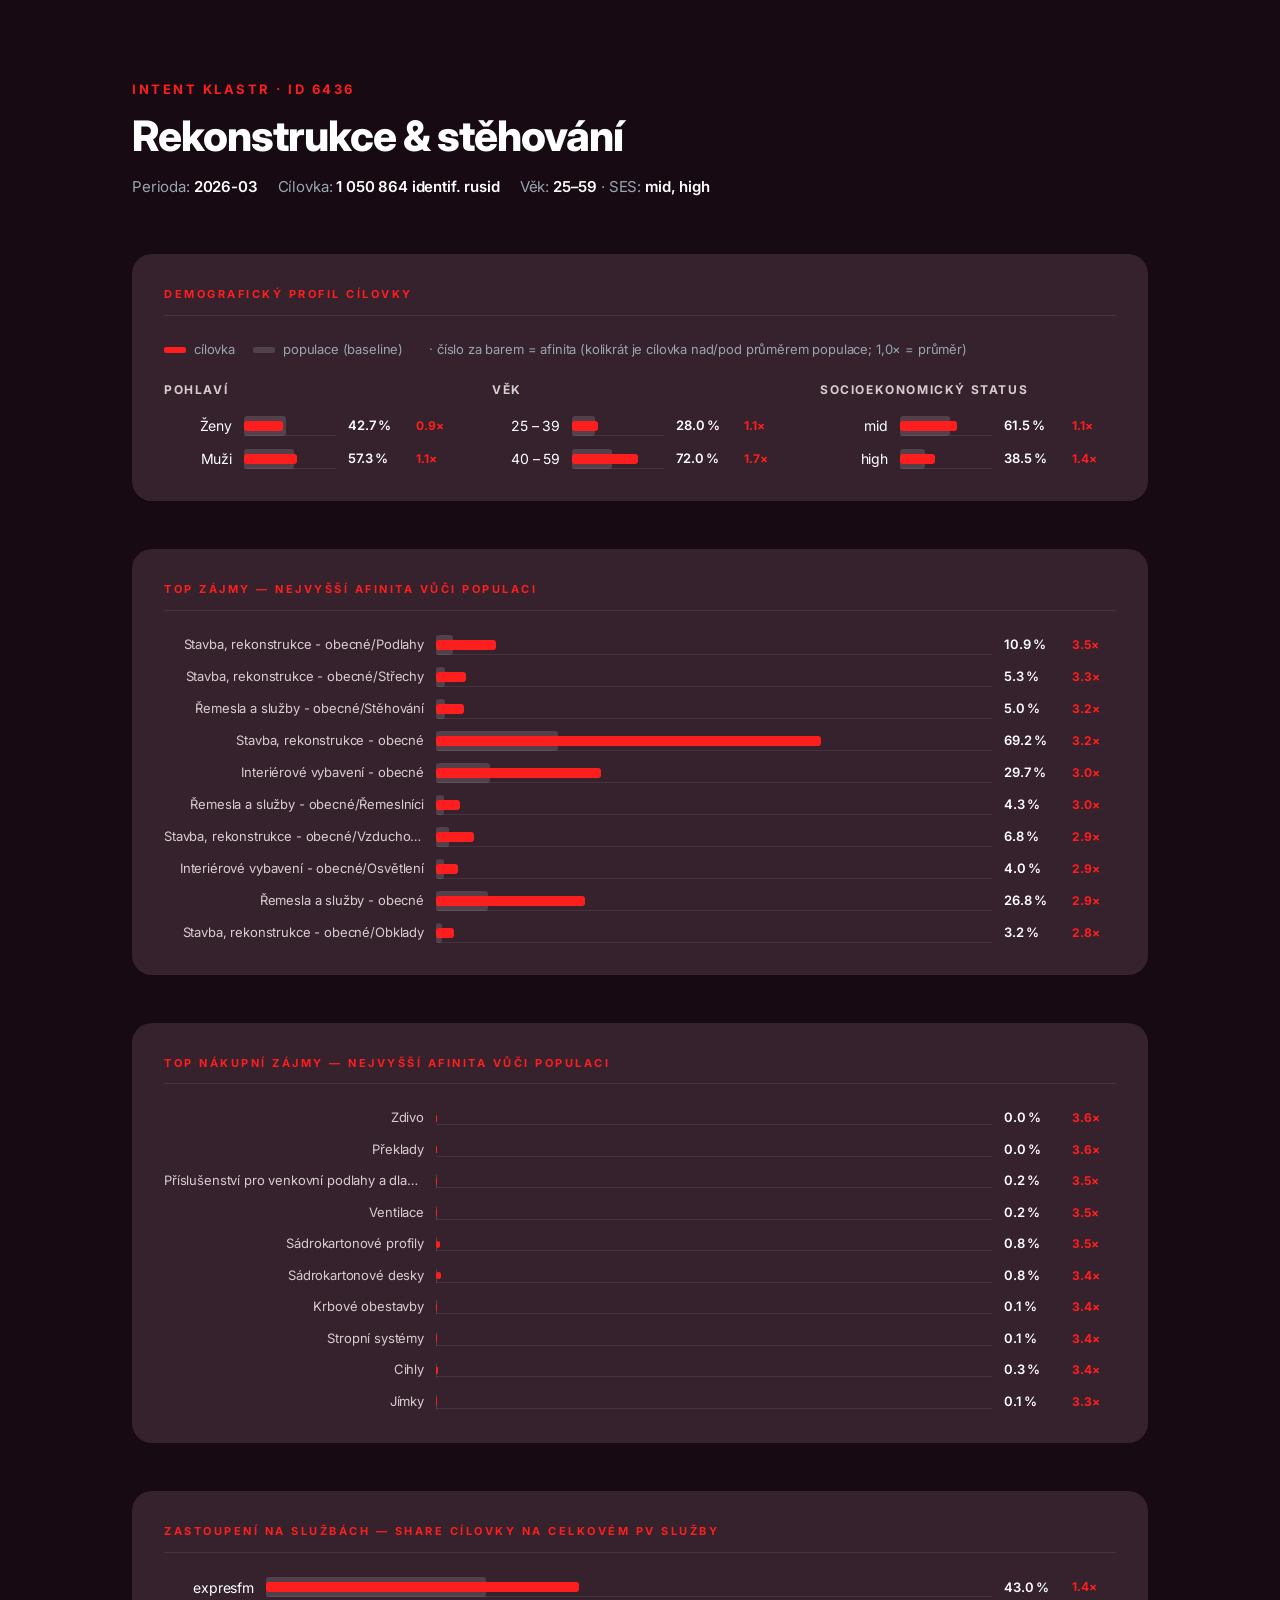
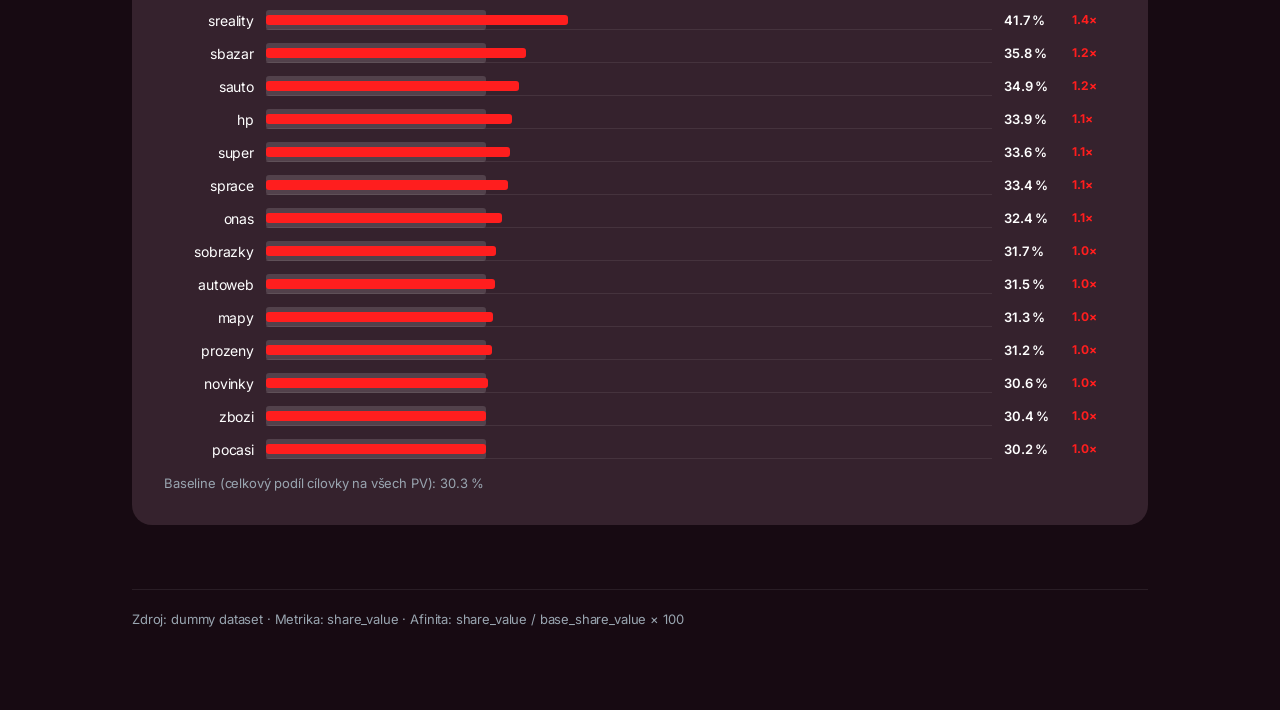
<file: socdemo_cluster_6436.html>
<!DOCTYPE html>
<html lang="cs">
<head>
  <meta charset="UTF-8" />
  <meta name="viewport" content="width=device-width, initial-scale=1.0" />
  <title>Intent klastr 6436 – Rekonstrukce &amp; stěhování</title>
  <link rel="preconnect" href="https://fonts.googleapis.com">
  <link rel="preconnect" href="https://fonts.gstatic.com" crossorigin>
  <link href="https://fonts.googleapis.com/css2?family=Inter:wght@400;500;600;700;800;900&amp;display=swap" rel="stylesheet">
  <style>
    :root {
      --color-bg: #170A12;
      --color-surface: #1F1018;
      --color-surface-2: #2A1620;
      --color-white: #FFFFFF;
      --color-red: #FF1E1E;
      --color-red-dark: #CC0000;
      --color-text: #FFFFFF;
      --color-text-muted: #99A5B0;
      --color-text-soft: #D8CDCD;
      --color-card-bg: rgba(61, 40, 52, 0.8);
      --color-baseline: rgba(255, 255, 255, 0.14);
      --color-hairline: rgba(255, 255, 255, 0.08);

      --font-base: 'Inter', -apple-system, BlinkMacSystemFont, 'Segoe UI', Roboto, sans-serif;

      --radius-sm: 8px;
      --radius-md: 16px;
      --radius-lg: 20px;
      --radius-xl: 24px;
    }

    * { box-sizing: border-box; margin: 0; padding: 0; }

    body {
      font-family: var(--font-base);
      background: var(--color-bg);
      color: var(--color-text);
      font-size: 18px;
      line-height: 1.5;
      letter-spacing: -0.15px;
      -webkit-font-smoothing: antialiased;
      padding: 80px 32px;
      max-width: 1080px;
      margin: 0 auto;
    }

    /* ── HEADER ── */
    header { margin-bottom: 56px; }

    .cluster-eyebrow {
      font-size: 13px;
      font-weight: 700;
      text-transform: uppercase;
      letter-spacing: 2.5px;
      color: var(--color-red);
      margin-bottom: 12px;
    }

    header h1 {
      font-size: 42px;
      font-weight: 800;
      letter-spacing: -1px;
      color: var(--color-text);
      margin-bottom: 16px;
      line-height: 1.15;
    }

    .meta {
      font-size: 15px;
      color: var(--color-text-muted);
      display: flex;
      flex-wrap: wrap;
      gap: 20px;
    }

    .meta strong { color: var(--color-text); font-weight: 600; }

    /* ── SECTIONS ── */
    .section {
      margin-bottom: 48px;
      background: var(--color-card-bg);
      border-radius: var(--radius-lg);
      padding: 32px;
    }

    .section-title {
      font-size: 11px;
      font-weight: 700;
      text-transform: uppercase;
      letter-spacing: 2.5px;
      color: var(--color-red);
      margin-bottom: 12px;
    }

    .section-divider {
      border: none;
      border-top: 1px solid var(--color-hairline);
      margin-bottom: 24px;
    }

    /* 3-column demo grid */
    .demo-grid {
      display: grid;
      grid-template-columns: 1fr 1fr 1fr;
      gap: 32px;
    }

    .demo-block-title {
      font-size: 12px;
      font-weight: 700;
      text-transform: uppercase;
      letter-spacing: 1.6px;
      color: var(--color-text-soft);
      margin-bottom: 16px;
    }

    /* ── BARS ── */
    .bar-chart { display: flex; flex-direction: column; gap: 12px; }

    .bar-row { display: flex; align-items: center; gap: 12px; }

    .bar-label {
      font-size: 14px;
      color: var(--color-text);
      text-align: right;
      white-space: nowrap;
    }

    .bar-label-demo {
      width: 68px;
      min-width: 68px;
    }

    .bar-label-interest {
      width: 260px;
      min-width: 260px;
      text-align: right;
      white-space: nowrap;
      overflow: hidden;
      text-overflow: ellipsis;
      font-size: 13px;
      color: var(--color-text-soft);
    }

    .bar-label-service {
      width: 90px;
      min-width: 90px;
    }

    .bar-track {
      flex: 1;
      height: 20px;
      position: relative;
    }

    .bar-track::after {
      content: '';
      position: absolute;
      left: 0; right: 0; bottom: 0;
      height: 1px;
      background: var(--color-hairline);
    }

    .bar-fill.baseline {
      position: absolute;
      left: 0;
      top: 0;
      height: 100%;
      border-radius: 3px;
      background: var(--color-baseline);
      z-index: 1;
      transition: width 0.65s cubic-bezier(.4,0,.2,1);
    }

    .bar-fill.cluster {
      position: absolute;
      left: 0;
      top: 25%;
      height: 50%;
      border-radius: 3px;
      background: var(--color-red);
      z-index: 2;
      transition: width 0.65s cubic-bezier(.4,0,.2,1);
    }

    .bar-track.tall { height: 14px; }

    .bar-val {
      font-size: 13px;
      font-weight: 600;
      color: var(--color-text);
      white-space: nowrap;
      width: 56px;
      min-width: 56px;
    }

    .aff {
      font-size: 12px;
      color: var(--color-red);
      font-weight: 700;
      white-space: nowrap;
      width: 44px;
      min-width: 44px;
    }

    .baseline-note {
      font-size: 13px;
      color: var(--color-text-muted);
      margin-top: 14px;
    }

    .bar-legend {
      display: flex;
      flex-wrap: wrap;
      gap: 18px;
      margin-bottom: 22px;
      align-items: center;
    }
    .bar-legend span {
      display: flex;
      align-items: center;
      gap: 8px;
      font-size: 13px;
      color: var(--color-text-muted);
    }
    .bar-legend i {
      display: inline-block;
      width: 22px;
      height: 6px;
      border-radius: 2px;
    }

    footer {
      margin-top: 64px;
      font-size: 13px;
      color: var(--color-text-muted);
      border-top: 1px solid var(--color-hairline);
      padding-top: 20px;
    }

    @media (max-width: 768px) {
      body { padding: 48px 20px; }
      header h1 { font-size: 32px; }
      .section { padding: 24px; }
      .demo-grid { grid-template-columns: 1fr; gap: 24px; }
      .bar-label-interest { width: 160px; min-width: 160px; }
    }
  </style>
</head>
<body>

<header>
  <div class="cluster-eyebrow">Intent klastr · ID 6436</div>
  <h1>Rekonstrukce &amp; stěhování</h1>
  <div class="meta">
    <span>Perioda: <strong>2026-03</strong></span>
    <span>Cílovka: <strong>1 050 864 identif. rusid</strong></span>
    <span>Věk: <strong>25–59</strong> · SES: <strong>mid, high</strong></span>
  </div>
</header>

<!-- DEMO -->
<div class="section">
  <div class="section-title">Demografický profil cílovky</div>
  <hr class="section-divider">
  <div class="bar-legend">
    <span><i style="background:var(--color-red)"></i>cílovka</span>
    <span><i style="background:var(--color-baseline)"></i>populace (baseline)</span>
    <span style="margin-left:8px;">· číslo za barem = afinita (kolikrát je cílovka nad/pod průměrem populace; 1,0× = průměr)</span>
  </div>
  <div class="demo-grid">
    <div class="demo-block">
      <div class="demo-block-title">Pohlaví</div>
      <div class="bar-chart" id="chart-sex"></div>
    </div>
    <div class="demo-block">
      <div class="demo-block-title">Věk</div>
      <div class="bar-chart" id="chart-age"></div>
    </div>
    <div class="demo-block">
      <div class="demo-block-title">Socioekonomický status</div>
      <div class="bar-chart" id="chart-ses"></div>
    </div>
  </div>
</div>

<!-- TOP INTERESTS -->
<div class="section">
  <div class="section-title">Top zájmy — nejvyšší afinita vůči populaci</div>
  <hr class="section-divider">
  <div class="bar-chart" id="chart-interest"></div>
</div>

<!-- TOP SHOP INTERESTS -->
<div class="section">
  <div class="section-title">Top nákupní zájmy — nejvyšší afinita vůči populaci</div>
  <hr class="section-divider">
  <div class="bar-chart" id="chart-shop"></div>
</div>

<!-- SERVICES -->
<div class="section">
  <div class="section-title">Zastoupení na službách — share cílovky na celkovém PV služby</div>
  <hr class="section-divider">
  <div class="bar-chart" id="chart-service"></div>
  <div class="baseline-note">Baseline (celkový podíl cílovky na všech PV): 30.3 %</div>
</div>

<footer>Zdroj: dummy dataset · Metrika: share_value · Afinita: share_value / base_share_value × 100</footer>

<script>
  const COLOR = '#cc0000';

  function fmt(v)   { return (v * 100).toFixed(1) + ' %'; }
  function fmtAff(v){ return (v / 100).toFixed(1) + '×'; }

  function render(id, rows, opts = {}) {
    const {
      labelClass = 'bar-label-demo',
      showAff    = false,
      tallTrack  = false,
    } = opts;

    const el = document.getElementById(id);

    rows.forEach(row => {
      const wrap = document.createElement('div');
      wrap.className = 'bar-row';

      // label
      const lbl = document.createElement('div');
      lbl.className = 'bar-label ' + labelClass;
      lbl.textContent = row.l;
      if (row.l.length > 40) lbl.title = row.l;

      // single track — grey base underneath, red on top
      const track = document.createElement('div');
      track.className = 'bar-track' + (tallTrack ? ' tall' : '');

      // grey first = behind
      const fillBase = document.createElement('div');
      fillBase.className = 'bar-fill baseline';
      fillBase.style.width = '0%';

      // red second = in front
      const fillCluster = document.createElement('div');
      fillCluster.className = 'bar-fill cluster';
      fillCluster.style.width = '0%';

      track.appendChild(fillBase);
      track.appendChild(fillCluster);

      // alias stack → track for appending below
      const stack = track;

      // value + affinity
      const val = document.createElement('div');
      val.className = 'bar-val';
      val.textContent = fmt(row.v);

      wrap.appendChild(lbl);
      wrap.appendChild(stack);
      wrap.appendChild(val);

      if (showAff && row.aff != null) {
        const aff = document.createElement('div');
        aff.className = 'aff';
        aff.textContent = fmtAff(row.aff);
        wrap.appendChild(aff);
      }

      el.appendChild(wrap);

      // animate — max = 1.0 (100 %) všude
      requestAnimationFrame(() => requestAnimationFrame(() => {
        fillCluster.style.width = Math.min(row.v   * 100, 100) + '%';
        fillBase.style.width    = Math.min((row.base ?? 0) * 100, 100) + '%';
      }));
    });
  }

  // ── AGE ──
  render('chart-age', [
    { l: '25 – 39', v: 0.280077, base: 0.254341, aff: 110.1 },
    { l: '40 – 59', v: 0.719923, base: 0.432359, aff: 166.5 },
  ], { showAff: true });

  // ── SEX ──
  render('chart-sex', [
    { l: 'Ženy', v: 0.426629, base: 0.455422, aff:  93.7 },
    { l: 'Muži', v: 0.573371, base: 0.544578, aff: 105.3 },
  ], { showAff: true });

  // ── SOCIO ──
  render('chart-ses', [
    { l: 'mid',  v: 0.614586, base: 0.538427, aff: 114.1 },
    { l: 'high', v: 0.385414, base: 0.268664, aff: 143.5 },
  ], { showAff: true });

  // ── TOP INTERESTS ──
  render('chart-interest', [
    { l: 'Stavba, rekonstrukce - obecné/Podlahy',                         v: 0.10862,  base: 0.031007, aff: 350.3 },
    { l: 'Stavba, rekonstrukce - obecné/Střechy',                         v: 0.053483, base: 0.016415, aff: 325.8 },
    { l: 'Řemesla a služby - obecné/Stěhování',                           v: 0.050281, base: 0.015678, aff: 320.7 },
    { l: 'Stavba, rekonstrukce - obecné',                                  v: 0.692339, base: 0.218892, aff: 316.3 },
    { l: 'Interiérové vybavení - obecné',                                  v: 0.297085, base: 0.097550, aff: 304.5 },
    { l: 'Řemesla a služby - obecné/Řemeslníci',                          v: 0.042838, base: 0.014358, aff: 298.4 },
    { l: 'Stavba, rekonstrukce - obecné/Vzduchotechnika, topení a klima', v: 0.068348, base: 0.023598, aff: 289.6 },
    { l: 'Interiérové vybavení - obecné/Osvětlení',                       v: 0.039745, base: 0.013892, aff: 286.1 },
    { l: 'Řemesla a služby - obecné',                                      v: 0.268163, base: 0.093924, aff: 285.5 },
    { l: 'Stavba, rekonstrukce - obecné/Obklady',                         v: 0.031624, base: 0.011259, aff: 280.9 },
  ], { labelClass: 'bar-label-interest', showAff: true });

  // ── TOP SHOP INTERESTS ──
  render('chart-shop', [
    { l: 'Zdivo',                                           v: 0.000315, base: 0.000088, aff: 358.0 },
    { l: 'Překlady',                                        v: 0.000419, base: 0.000118, aff: 355.1 },
    { l: 'Příslušenství pro venkovní podlahy a dlažbu',    v: 0.001858, base: 0.000528, aff: 351.9 },
    { l: 'Ventilace',                                       v: 0.002495, base: 0.000716, aff: 348.5 },
    { l: 'Sádrokartonové profily',                          v: 0.007845, base: 0.002271, aff: 345.4 },
    { l: 'Sádrokartonové desky',                            v: 0.008399, base: 0.002442, aff: 343.9 },
    { l: 'Krbové obestavby',                                v: 0.000937, base: 0.000275, aff: 340.7 },
    { l: 'Stropní systémy',                                 v: 0.000982, base: 0.000293, aff: 335.2 },
    { l: 'Cihly',                                           v: 0.002738, base: 0.000817, aff: 335.1 },
    { l: 'Jímky',                                           v: 0.000814, base: 0.000244, aff: 333.6 },
  ], { labelClass: 'bar-label-interest', showAff: true, tallTrack: true });

  // ── SERVICES (top 15 by affinity) — baseline stejná pro všechny ──
  const SVC_BASE = 0.302907;
  render('chart-service', [
    { l: 'expresfm',  v: 0.430495, base: SVC_BASE, aff: 142.1 },
    { l: 'sreality',  v: 0.416577, base: SVC_BASE, aff: 137.5 },
    { l: 'sbazar',    v: 0.357766, base: SVC_BASE, aff: 118.1 },
    { l: 'sauto',     v: 0.348798, base: SVC_BASE, aff: 115.2 },
    { l: 'hp',        v: 0.338549, base: SVC_BASE, aff: 111.8 },
    { l: 'super',     v: 0.336043, base: SVC_BASE, aff: 110.9 },
    { l: 'sprace',    v: 0.333714, base: SVC_BASE, aff: 110.2 },
    { l: 'onas',      v: 0.324468, base: SVC_BASE, aff: 107.1 },
    { l: 'sobrazky',  v: 0.317171, base: SVC_BASE, aff: 104.7 },
    { l: 'autoweb',   v: 0.314955, base: SVC_BASE, aff: 104.0 },
    { l: 'mapy',      v: 0.312653, base: SVC_BASE, aff: 103.2 },
    { l: 'prozeny',   v: 0.311541, base: SVC_BASE, aff: 102.9 },
    { l: 'novinky',   v: 0.305840, base: SVC_BASE, aff: 101.0 },
    { l: 'zbozi',     v: 0.303648, base: SVC_BASE, aff: 100.2 },
    { l: 'pocasi',    v: 0.302364, base: SVC_BASE, aff:  99.8 },
  ], { labelClass: 'bar-label-service', showAff: true });
</script>
</body>
</html>
</file>
<file: styles.css>
/* === Tokens === */
:root {
    --color-bg: #170A12;
    --color-surface: #1F1018;
    --color-surface-2: #2A1620;
    --color-white: #FFFFFF;
    --color-red: #FF1E1E;
    --color-red-dark: #CC0000;
    --color-red-darker: #B11414;
    --color-red-darkest: #6E0E0E;
    --color-blue: #3D32D6;
    --color-blue-black: #011E39;
    --color-text: #FFFFFF;
    --color-text-muted: #99A5B0;
    --color-text-soft: #D8CDCD;
    --color-text-dim: #A79797;
    --color-footer-bg: #F4F5F7;
    --color-footer-text: #011E39;
    --color-card-bg: rgba(61, 40, 52, 0.8);
    --color-card-bg-hover: rgba(75, 50, 64, 0.85);

    --font-base: 'Inter', -apple-system, BlinkMacSystemFont, 'Segoe UI', Roboto, sans-serif;

    --fs-xs: 14px;
    --fs-sm: 16px;
    --fs-md: 18px;
    --fs-lg: 24px;
    --fs-xl: 28px;
    --fs-2xl: 34px;
    --fs-3xl: 42px;
    --fs-4xl: 50px;
    --fs-5xl: 56px;
    --fs-hero: 72px;

    --space-1: 4px;
    --space-2: 8px;
    --space-3: 16px;
    --space-4: 24px;
    --space-5: 32px;
    --space-6: 40px;
    --space-7: 48px;
    --space-8: 64px;
    --space-9: 80px;

    --radius-sm: 8px;
    --radius-md: 16px;
    --radius-lg: 20px;
    --radius-xl: 24px;
    --radius-pill: 999px;

    --max-w: 1200px;
    --max-w-narrow: 994px;

    --section-pad: 100px;
}

/* === Reset === */
*, *::before, *::after { box-sizing: border-box; }
html { scroll-behavior: smooth; scroll-padding-top: 72px; }
body {
    margin: 0;
    background: var(--color-bg);
    color: var(--color-text);
    font-family: var(--font-base);
    font-size: var(--fs-md);
    line-height: 1.5;
    letter-spacing: -0.15px;
    -webkit-font-smoothing: antialiased;
    overflow-x: hidden;
}
a { color: inherit; text-decoration: none; }
button { font-family: inherit; cursor: pointer; border: none; background: none; color: inherit; }
img, svg { display: block; max-width: 100%; }
ul { list-style: none; padding: 0; margin: 0; }
h1, h2, h3, h4, h5 { margin: 0; font-weight: 800; letter-spacing: -0.5px; }

/* === Layout === */
.container {
    max-width: var(--max-w);
    margin: 0 auto;
    padding: 0 24px;
    position: relative;
    z-index: 2;
}
.container-narrow {
    max-width: var(--max-w-narrow);
}

main { display: block; }

/* === Header === */
.site-header {
    width: 100%;
    background: #fff;
    color: #000;
    position: sticky;
    top: 0;
    z-index: 100;
    border-bottom: 1px solid #eee;
}
.header-inner {
    display: flex;
    align-items: center;
    justify-content: space-between;
    height: 72px;
    padding: 0 24px;
    width: 100%;
}
.header-left { display: flex; align-items: center; gap: 16px; }
.hamburger { padding: 8px; color: #000; display: flex; align-items: center; }
.logo { display: flex; align-items: center; }
.breadcrumb {
    display: flex;
    align-items: center;
    gap: 8px;
    color: var(--color-text-muted);
    font-size: var(--fs-sm);
    font-weight: 500;
}
.header-right { display: flex; align-items: center; gap: 24px; }
.icon-btn { padding: 4px; color: #000; display: flex; align-items: center; }
.flag { display: flex; align-items: center; }

/* === Buttons === */
.btn {
    display: inline-flex;
    align-items: center;
    gap: 8px;
    padding: 12px 24px;
    border-radius: var(--radius-pill);
    font-weight: 600;
    font-size: var(--fs-sm);
    transition: transform 0.15s ease, background 0.2s;
    text-align: center;
    line-height: 1;
    height: 48px;
}
.btn-primary {
    background: var(--color-white);
    color: #170A12;
}
.btn-primary:hover { transform: translateY(-1px); background: #f0f0f0; }
.btn-secondary {
    background: var(--color-surface-2);
    color: #fff;
    border: 1px solid #3a2030;
}
.btn-secondary:hover { background: #321a26; }
.btn-outline {
    background: #000;
    color: #fff;
    border: 1px solid #fff;
}
.btn-outline:hover { background: #1a1a1a; transform: translateY(-1px); }

/* === Hero block === */
.hero-block {
    position: relative;
    padding-top: 110px;
    padding-bottom: var(--section-pad);
    overflow: hidden;
}
.hero-bg {
    position: absolute;
    inset: 0;
    overflow: hidden;
    z-index: 0;
}
.hero-glow {
    position: absolute;
    top: -160px;
    right: -120px;
    width: 720px;
    height: 720px;
    border-radius: 50%;
    background: radial-gradient(circle, rgba(255,30,30,0.55) 0%, rgba(255,30,30,0.15) 35%, transparent 70%);
    filter: blur(20px);
}
.net-anim {
    position: absolute;
    width: 70vw;
    height: auto;
    aspect-ratio: 1114 / 627;
    opacity: 0.55;
    pointer-events: none;
    z-index: 0;
}
.net-anim-hero {
    top: -40px;
    left: 50%;
    transform: translateX(-25%);
}
.hero {
    position: relative;
    z-index: 2;
    max-width: 700px;
    padding: 0 24px;
}
.hero-title {
    font-size: 65px;
    line-height: 1.2;
    font-weight: 800;
    letter-spacing: -2px;
    margin-bottom: 24px;
    color: #fff;
}
.hero-title-accent { color: var(--color-red); }
.hero-text {
    font-size: var(--fs-md);
    color: var(--color-text-soft);
    margin: 0 0 32px;
    max-width: 580px;
}
.hero-cta { display: flex; flex-wrap: wrap; gap: 12px; }

/* === Numbers === */
.numbers {
    display: grid;
    grid-template-columns: repeat(4, 1fr);
    gap: 40px;
    padding: 0 24px;
    margin-top: 200px;
    position: relative;
    z-index: 2;
}
.number-card {
    display: flex;
    gap: 16px;
    align-items: flex-start;
}
.number-icon {
    width: 56px;
    height: 56px;
    flex-shrink: 0;
    margin-top: 4px;
}
.number-icon svg { width: 100%; height: 100%; }
.number-content { display: flex; flex-direction: column; gap: 12px; }
.number-value {
    display: flex;
    align-items: baseline;
    gap: 8px;
    font-size: 50px;
    font-weight: 800;
    line-height: 1;
    color: #fff;
    letter-spacing: -2px;
}
.number-suffix {
    font-size: var(--fs-lg);
    font-weight: 700;
    color: #fff;
    letter-spacing: -0.5px;
}
.number-label {
    font-size: var(--fs-xs);
    color: var(--color-text-soft);
    margin: 0;
    line-height: 1.4;
}

/* === Section title === */
.section-title {
    font-size: 31px;
    font-weight: 800;
    color: #fff;
    margin: 0 0 40px;
    letter-spacing: -1px;
    line-height: 1.2;
}
.section-title-center { text-align: center; }

/* === Charts === */
.charts-section {
    position: relative;
    padding: var(--section-pad) 0;
    overflow: hidden;
}
.charts-bg { position: absolute; inset: 0; z-index: 0; pointer-events: none; }
.net-anim-charts {
    top: -100px;
    right: -300px;
    opacity: 0.35;
}
/* === Section intro paragraph === */
.section-intro {
    color: var(--color-text-soft);
    font-size: var(--fs-md);
    line-height: 1.6;
    margin: -24px 0 40px;
    max-width: 760px;
}

/* === Users chart (2-column with random distribution) === */
.users-chart {
    background: var(--color-card-bg);
    border-radius: var(--radius-xl);
    padding: 40px 40px 56px;
    position: relative;
    z-index: 1;
    display: flex;
    flex-direction: column;
    align-items: stretch;
}
.users-chart-tabs-row {
    display: flex;
    flex-wrap: wrap;
    align-items: center;
    justify-content: flex-start;
    gap: 16px;
    margin-bottom: 48px;
    width: 100%;
}
.users-chart-tabs {
    display: inline-flex;
    background: rgba(0, 0, 0, 0.3);
    border-radius: var(--radius-pill);
    padding: 4px;
    gap: 4px;
    flex-wrap: wrap;
    max-width: 100%;
    justify-content: center;
}
.users-chart-tab {
    padding: 10px 20px;
    border-radius: var(--radius-pill);
    font-weight: 600;
    font-size: var(--fs-sm);
    color: var(--color-text-soft);
    transition: background 0.2s, color 0.2s;
    white-space: nowrap;
}
.users-chart-tab:hover:not(.active) { color: #fff; }
.users-chart-tab.active {
    background: #fff;
    color: var(--color-red);
}
.users-chart-subtabs {
    display: inline-flex;
    background: rgba(0, 0, 0, 0.3);
    border-radius: var(--radius-pill);
    padding: 4px;
    gap: 4px;
    flex-wrap: wrap;
    max-width: 100%;
    justify-content: center;
    margin-left: auto;
}
.users-chart-subtab {
    padding: 10px 20px;
    border-radius: var(--radius-pill);
    font-weight: 600;
    font-size: var(--fs-sm);
    color: var(--color-text-soft);
    transition: background 0.2s, color 0.2s;
    white-space: nowrap;
}
.users-chart-subtab:hover:not(.active) { color: #fff; }
.users-chart-subtab.active {
    background: #fff;
    color: var(--color-red);
}
.users-chart-body {
    display: flex;
    flex-wrap: wrap;
    align-items: center;
    gap: 48px;
    width: 100%;
}
.users-chart-left,
.users-chart-right {
    flex: 1 1 320px;
    min-width: 0;
}
.users-chart-left { padding-left: 40px; }
.users-chart-display {
    display: flex;
    align-items: baseline;
    gap: 4px;
    font-weight: 800;
    line-height: 1;
    letter-spacing: -2px;
    color: #FFF;
    margin-bottom: 12px;
}
.users-chart-display-num { font-size: 80px; color: #FFF; }
.users-chart-display-pct { font-size: 28px; font-weight: 700; letter-spacing: -1px; color: #FFF; }
.users-chart-abs {
    color: var(--color-text-soft);
    font-size: var(--fs-md);
    font-weight: 500;
    margin-bottom: 20px;
}
.users-chart-text {
    color: var(--color-text-soft);
    font-size: var(--fs-sm);
    line-height: 1.6;
    margin: 0;
    max-width: 420px;
}
.users-chart-people {
    display: flex;
    flex-direction: column;
    align-items: center;
    width: 100%;
    max-width: 600px;
    margin: 0 0 24px;
    --icon-base: 53.2px;
}
.users-chart-row {
    display: flex;
    justify-content: center;
    align-items: flex-end;
    gap: 0;
    width: 100%;
    position: relative;
}
.users-chart-row + .users-chart-row {
    margin-top: calc(var(--icon-base) * var(--row-scale, 1) * -0.5);
}
.user-icon {
    display: block;
    position: relative;
    width: auto;
    height: calc(var(--icon-base) * var(--row-scale, 1));
    aspect-ratio: 13 / 22;
    user-select: none;
}
.user-icon-img {
    position: absolute;
    inset: 0;
    width: 100%;
    height: 100%;
    object-fit: contain;
    user-select: none;
    -webkit-user-drag: none;
}
.user-icon-img--active {
    opacity: 0;
    transition: opacity 0.3s ease;
}
@media (max-width: 768px) {
    .users-chart { padding: 24px; }
    .users-chart-body { gap: 32px; }
    .users-chart-display-num { font-size: 60px; }
    .users-chart-display-pct { font-size: 22px; }
    .users-chart-tab { padding: 8px 14px; font-size: 14px; }
    .users-chart-tabs-row { gap: 12px; }
    .users-chart-people { --icon-base: 30.4px; }
}

/* === Tiles section === */
.tiles-section {
    position: relative;
    padding: var(--section-pad) 0;
    overflow: hidden;
}
.tiles-bg { position: absolute; inset: 0; z-index: 0; pointer-events: none; }
.net-anim-tiles {
    top: 200px;
    left: -360px;
    opacity: 0.4;
}
.tiles-grid {
    display: grid;
    grid-template-columns: repeat(3, 1fr);
    gap: 16px;
    margin-bottom: 32px;
}
.tile {
    background: var(--color-card-bg);
    border-radius: var(--radius-md);
    padding: 32px;
    min-height: 177px;
    transition: background 0.2s, transform 0.2s;
    position: relative;
    z-index: 1;
}
.tile:hover {
    background: var(--color-card-bg-hover);
    transform: translateY(-2px);
}
.tile-badge {
    display: inline-flex;
    align-items: baseline;
    gap: 8px;
    color: #FF1E1E;
    font-size: 50px;
    font-weight: 800;
    line-height: 1;
    letter-spacing: -2px;
    margin-bottom: 12px;
}
.tile-badge-icon {
    flex-shrink: 0;
    width: 20px;
    height: auto;
    align-self: baseline;
}
.tile-badge-pct {
    font-size: var(--fs-lg);
    font-weight: 700;
    letter-spacing: -0.5px;
}
.tile.tile-new {
    opacity: 0;
    animation: tileFadeIn 0.4s ease forwards;
}
@keyframes tileFadeIn {
    from { opacity: 0; transform: translateY(12px); }
    to   { opacity: 1; transform: translateY(0); }
}
.tile-title {
    font-size: var(--fs-md);
    font-weight: 700;
    color: #fff;
    margin: 0 0 12px;
}
.tile-text {
    font-size: var(--fs-sm);
    color: var(--color-text-soft);
    margin: 0;
    line-height: 1.5;
}
.tiles-cta {
    display: flex;
    justify-content: center;
    margin-top: 24px;
}

/* === Blog carousel === */
.blog-section {
    padding: var(--section-pad) 0;
    position: relative;
}
.blog-header {
    display: flex;
    justify-content: space-between;
    align-items: center;
    margin-bottom: 32px;
}
.blog-header .section-title { margin: 0; }
.carousel-controls {
    display: flex;
    align-items: center;
    gap: 16px;
}
.carousel-btn {
    width: 40px;
    height: 40px;
    border-radius: 50%;
    background: var(--color-surface-2);
    color: #fff;
    display: flex;
    align-items: center;
    justify-content: center;
    transition: background 0.2s;
}
.carousel-btn:hover { background: #3a2030; }
.carousel-dots {
    display: flex;
    gap: 8px;
    align-items: center;
}
.dot {
    width: 8px;
    height: 8px;
    border-radius: 50%;
    background: #5a3540;
    transition: background 0.2s, transform 0.2s;
}
.dot.active {
    background: var(--color-red);
}
.carousel {
    overflow: hidden;
    position: relative;
}
.carousel-track {
    display: flex;
    gap: 16px;
    transition: transform 0.5s cubic-bezier(0.22, 1, 0.36, 1);
    will-change: transform;
}
.blog-card {
    flex: 0 0 414px;
    background: var(--color-card-bg);
    border-radius: var(--radius-md);
    padding: 28px;
    min-height: 355px;
    display: flex;
    flex-direction: column;
    gap: 12px;
    transition: background 0.2s, transform 0.2s;
    overflow: hidden;
    position: relative;
    z-index: 1;
}
.blog-image {
    margin: -28px -28px 8px;
    aspect-ratio: 16 / 9;
    background: linear-gradient(135deg, #2a1424 0%, #170A12 55%, #4a0f1a 100%);
    border-top-left-radius: var(--radius-md);
    border-top-right-radius: var(--radius-md);
    overflow: hidden;
    position: relative;
}
.blog-image svg { width: 100%; height: 100%; display: block; }
.carousel-track > .blog-card:nth-child(2) .blog-image { background: linear-gradient(135deg, #1a1430 0%, #170A12 55%, #3a1450 100%); }
.carousel-track > .blog-card:nth-child(3) .blog-image { background: linear-gradient(135deg, #1f1018 0%, #170A12 55%, #6e0e0e 100%); }
.carousel-track > .blog-card:nth-child(4) .blog-image { background: linear-gradient(135deg, #2a1424 0%, #170A12 55%, #2a3a50 100%); }
.carousel-track > .blog-card:nth-child(5) .blog-image { background: linear-gradient(135deg, #3a1424 0%, #170A12 55%, #b11414 100%); }
.carousel-track > .blog-card:nth-child(6) .blog-image { background: linear-gradient(135deg, #1f1018 0%, #170A12 55%, #503a14 100%); }
.blog-card:hover {
    background: var(--color-card-bg-hover);
    transform: translateY(-2px);
}
.blog-title {
    font-size: var(--fs-md);
    font-weight: 700;
    color: #fff;
    line-height: 1.3;
}
.blog-date {
    font-size: var(--fs-sm);
    color: var(--color-text-muted);
}
.blog-text {
    font-size: var(--fs-sm);
    color: var(--color-text-soft);
    margin: 0;
    line-height: 1.5;
}

/* === FAQ === */
.faq-section {
    padding: var(--section-pad) 0;
    position: relative;
    overflow: hidden;
}
.faq-list {
    background: var(--color-card-bg);
    border-radius: var(--radius-lg);
    padding: 8px 32px;
    position: relative;
    z-index: 1;
}
.faq-item {
    border-top: 1px solid rgba(255,255,255,0.08);
}
.faq-item:first-child { border-top: none; }
.faq-toggle {
    width: 100%;
    padding: 24px 0;
    display: flex;
    justify-content: space-between;
    align-items: center;
    text-align: left;
    font-size: var(--fs-md);
    color: #fff;
    font-weight: 500;
    transition: color 0.2s;
}
.faq-toggle:hover { color: var(--color-red); }
.faq-icon {
    flex-shrink: 0;
    margin-left: 24px;
    transition: transform 0.3s ease;
}
.faq-toggle[aria-expanded="true"] .faq-icon { transform: rotate(180deg); }
.faq-content {
    max-height: 0;
    overflow: hidden;
    transition: max-height 0.3s ease, padding 0.3s ease;
    color: var(--color-text-soft);
    font-size: var(--fs-sm);
}
.faq-content p { margin: 0 0 24px; line-height: 1.5; }
.faq-toggle[aria-expanded="true"] + .faq-content {
    max-height: 400px;
}

/* === Text block === */
.text-block-section {
    padding: var(--section-pad) 0;
}
.text-block-text {
    color: var(--color-text-soft);
    font-size: var(--fs-md);
    margin: 0 0 32px;
    max-width: 606px;
    line-height: 1.5;
}

/* === Rozcestnik === */
.rozcestnik-section {
    padding: var(--section-pad) 0;
    position: relative;
    overflow: hidden;
}
.rozcestnik-bg { position: absolute; inset: 0; z-index: 0; pointer-events: none; }
.net-anim-rozcestnik {
    bottom: -200px;
    left: -300px;
    opacity: 0.4;
}
.rozcestnik-grid {
    display: grid;
    grid-template-columns: 1fr 1fr;
    gap: 16px;
}
.rozcestnik-tile {
    background: var(--color-card-bg);
    border-radius: var(--radius-lg);
    padding: 40px;
    min-height: 257px;
    display: flex;
    flex-direction: column;
    gap: 16px;
    transition: background 0.2s, transform 0.2s;
    position: relative;
    z-index: 1;
}
.rozcestnik-tile:hover {
    background: var(--color-card-bg-hover);
    transform: translateY(-2px);
}
.rozcestnik-title {
    font-size: var(--fs-md);
    font-weight: 700;
    color: #fff;
}
.rozcestnik-text {
    font-size: var(--fs-sm);
    color: var(--color-text-soft);
    margin: 0;
    flex-grow: 1;
    line-height: 1.5;
}
.rozcestnik-link {
    display: inline-flex;
    align-items: center;
    gap: 8px;
    font-weight: 600;
    color: #fff;
    font-size: var(--fs-sm);
    transition: color 0.2s;
}
.rozcestnik-link:hover { color: var(--color-red); }

/* === Footer === */
.site-footer {
    background: var(--color-footer-bg);
    color: var(--color-footer-text);
    width: 100%;
    padding: 56px 0 32px;
}
.footer-inner {
    max-width: 1392px;
    margin: 0 auto;
    padding: 0 24px;
}
.footer-grid {
    display: grid;
    grid-template-columns: 1fr 1.2fr 1fr 1.2fr 1.2fr;
    gap: 32px;
    margin-bottom: 56px;
}
.footer-logo-col { padding-top: 4px; }
.footer-heading {
    font-size: var(--fs-sm);
    font-weight: 700;
    margin: 0 0 16px;
    color: var(--color-footer-text);
}
.footer-heading a { color: var(--color-footer-text); }
.footer-col ul li {
    margin-bottom: 12px;
}
.footer-col ul a {
    color: var(--color-text-muted);
    font-size: var(--fs-sm);
    transition: color 0.2s;
}
.footer-col ul a:hover { color: var(--color-red); }

.footer-bottom {
    display: flex;
    justify-content: space-between;
    align-items: center;
    padding-top: 24px;
}
.footer-copy {
    color: var(--color-text-muted);
    font-size: var(--fs-sm);
}
.footer-social {
    display: flex;
    gap: 16px;
}
.footer-social a {
    display: inline-flex;
    align-items: center;
    justify-content: center;
}

/* === Animations === */
.animate-section {
    opacity: 0;
    transform: translateY(20px);
    transition: opacity 0.3s ease, transform 0.3s ease;
}
.animate-section.in-view {
    opacity: 1;
    transform: translateY(0);
}
.animate-section.no-fade {
    opacity: 1;
    transform: none;
}

/* Network global pulse (opacity only — does not override centering transforms;
   dot/line motion is handled in JS). */
@keyframes net-pulse {
    0%, 100% { opacity: 0.4; }
    50% { opacity: 0.65; }
}
.net-anim { animation: net-pulse 8s ease-in-out infinite; }

/* Hero network is animated in JS (each frame circles AND lines are repositioned
   together so connections stay anchored to dots). */

/* === Responsive === */
@media (max-width: 1024px) {
    :root { --section-pad: 80px; }
    .numbers { grid-template-columns: repeat(2, 1fr); gap: 32px; }
    .tiles-grid { grid-template-columns: repeat(2, 1fr); }
    .footer-grid { grid-template-columns: repeat(3, 1fr); }
    .hero-title { font-size: 50px; }
    .blog-card { flex: 0 0 320px; }
}
@media (max-width: 768px) {
    :root { --section-pad: 56px; }
    .hero-title { font-size: 36px; letter-spacing: -1px; }
    .section-title { font-size: 25px; }
    .numbers { grid-template-columns: 1fr; }
    .number-value { font-size: 38px; }
    .tiles-grid { grid-template-columns: 1fr; }
    .rozcestnik-grid { grid-template-columns: 1fr; }
    .footer-grid { grid-template-columns: 1fr 1fr; }
    .footer-bottom { flex-direction: column; gap: 16px; }
    .blog-header { flex-direction: column; align-items: flex-start; gap: 16px; }
    .hero-block { padding-top: 60px; padding-bottom: 40px; }
}

/* === Reduced motion === */
@media (prefers-reduced-motion: reduce) {
    *,
    *::before,
    *::after {
        animation-duration: 0.01ms !important;
        animation-iteration-count: 1 !important;
        transition-duration: 0.01ms !important;
        scroll-behavior: auto !important;
    }
    .animate-section { opacity: 1; transform: none; }
}
</file>
